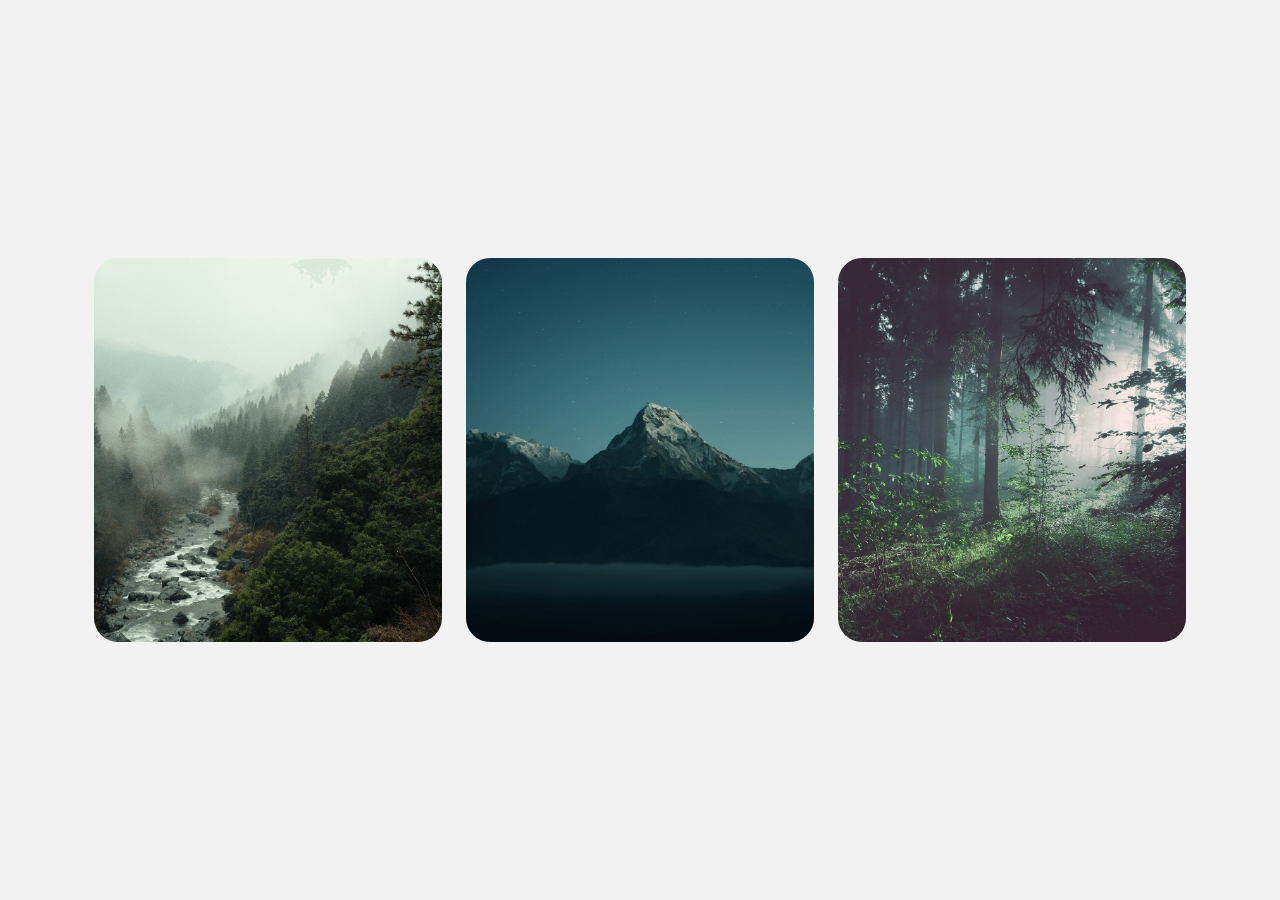
<file: Level2 Task1/landscaperesponsivecard/index.html>
<!DOCTYPE html>
   <html lang="en">
   <head>
      <meta charset="UTF-8">
      <meta name="viewport" content="width=device-width, initial-scale=1.0">

      <!--=============== CSS ===============-->
      <link rel="stylesheet" href="assets/css/styles.css">

      <title>Landscape responsive card - Bedimcode</title>
   </head>
   <body>
      <div class="container">
         <div class="card__container">
            <article class="card__article">
               <img src="assets/img/landscape-1.png" alt="image" class="card__img">

               <div class="card__data">
                  <span class="card__description">Vancouver Mountains, Canada</span>
                  <h2 class="card__title">The Great Path</h2>
                  <a href="#" class="card__button">Read More</a>
               </div>
            </article>

            <article class="card__article">
               <img src="assets/img/landscape-2.png" alt="image" class="card__img">

               <div class="card__data">
                  <span class="card__description">Poon Hill, Nepal</span>
                  <h2 class="card__title">Starry Night</h2>
                  <a href="#" class="card__button">Read More</a>
               </div>
            </article>

            <article class="card__article">
               <img src="assets/img/landscape-3.png" alt="image" class="card__img">

               <div class="card__data">
                  <span class="card__description">Bojcin Forest, Serbia</span>
                  <h2 class="card__title">Path Of Peace</h2>
                  <a href="#" class="card__button">Read More</a>
               </div>
            </article>
         </div>
      </div>
   </body>
</html>
</file>
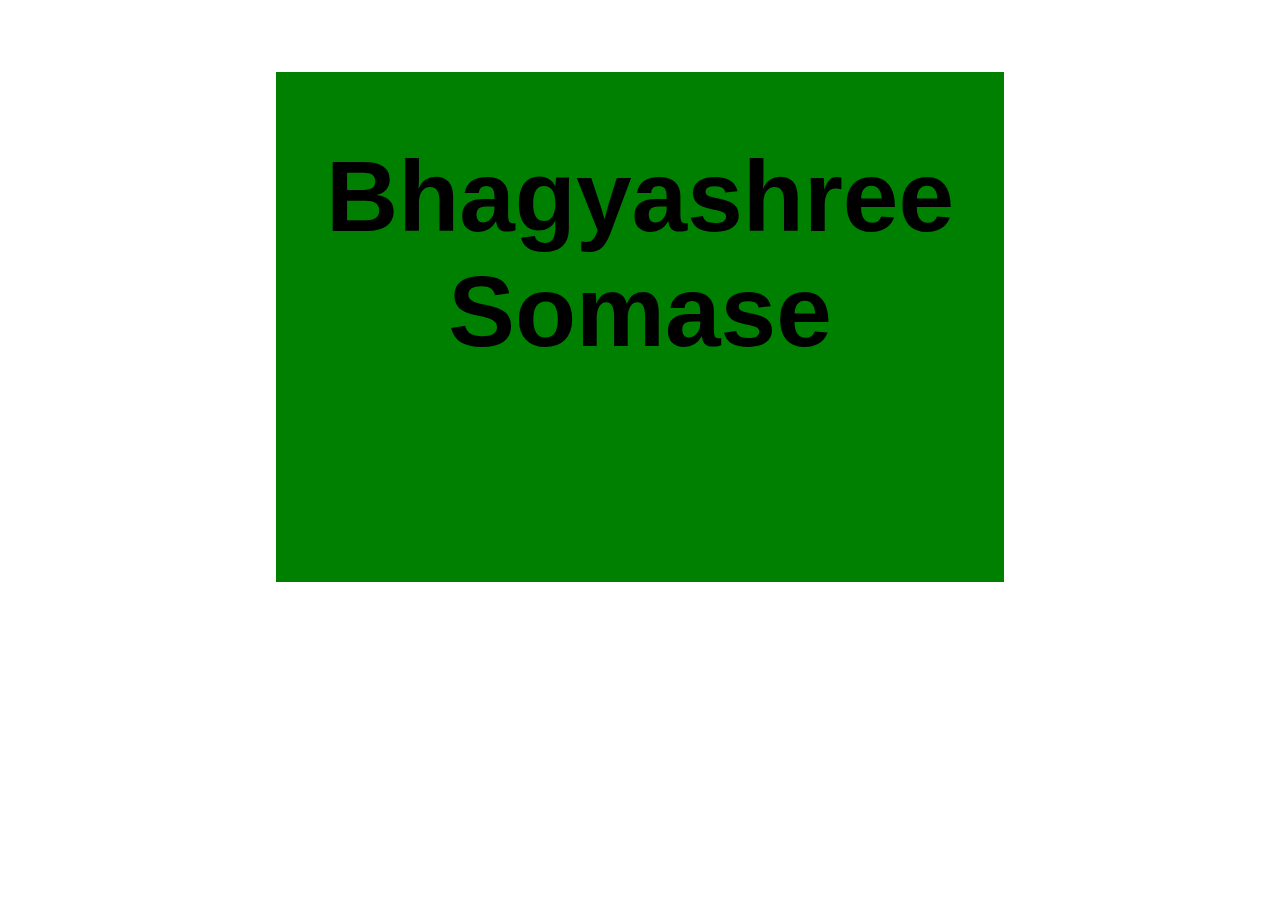
<file: Level3 Task1/image manupulation/index.html>
<html>
<head>
	<title>HTML and CSS Slideshow</title>
    <link rel="stylesheet" href="./style.css">
</head>

<body>
	
	<!-- Define the slideshow container -->
	<div id="slideshow">
		<div class="slide-wrapper">
			
		<!-- Define each of the slides
		and write the content -->
		
			<div class="slide">
				<h1 class="slide-number">
					Bhagyashree Somase
				</h1> 
			</div>
			<div class="slide">
				<h1 class="slide-number">
					A computer science portal
				</h1> 
			</div>
			<div class="slide">
				<h1 class="slide-number">
					This is an example of
				</h1> 
			</div>
			<div class="slide">
				<h1 class="slide-number">
					Slideshow with HTML and CSS only
				</h1> 
			</div>
		</div>
	</div>
</body>
</html>
</file>
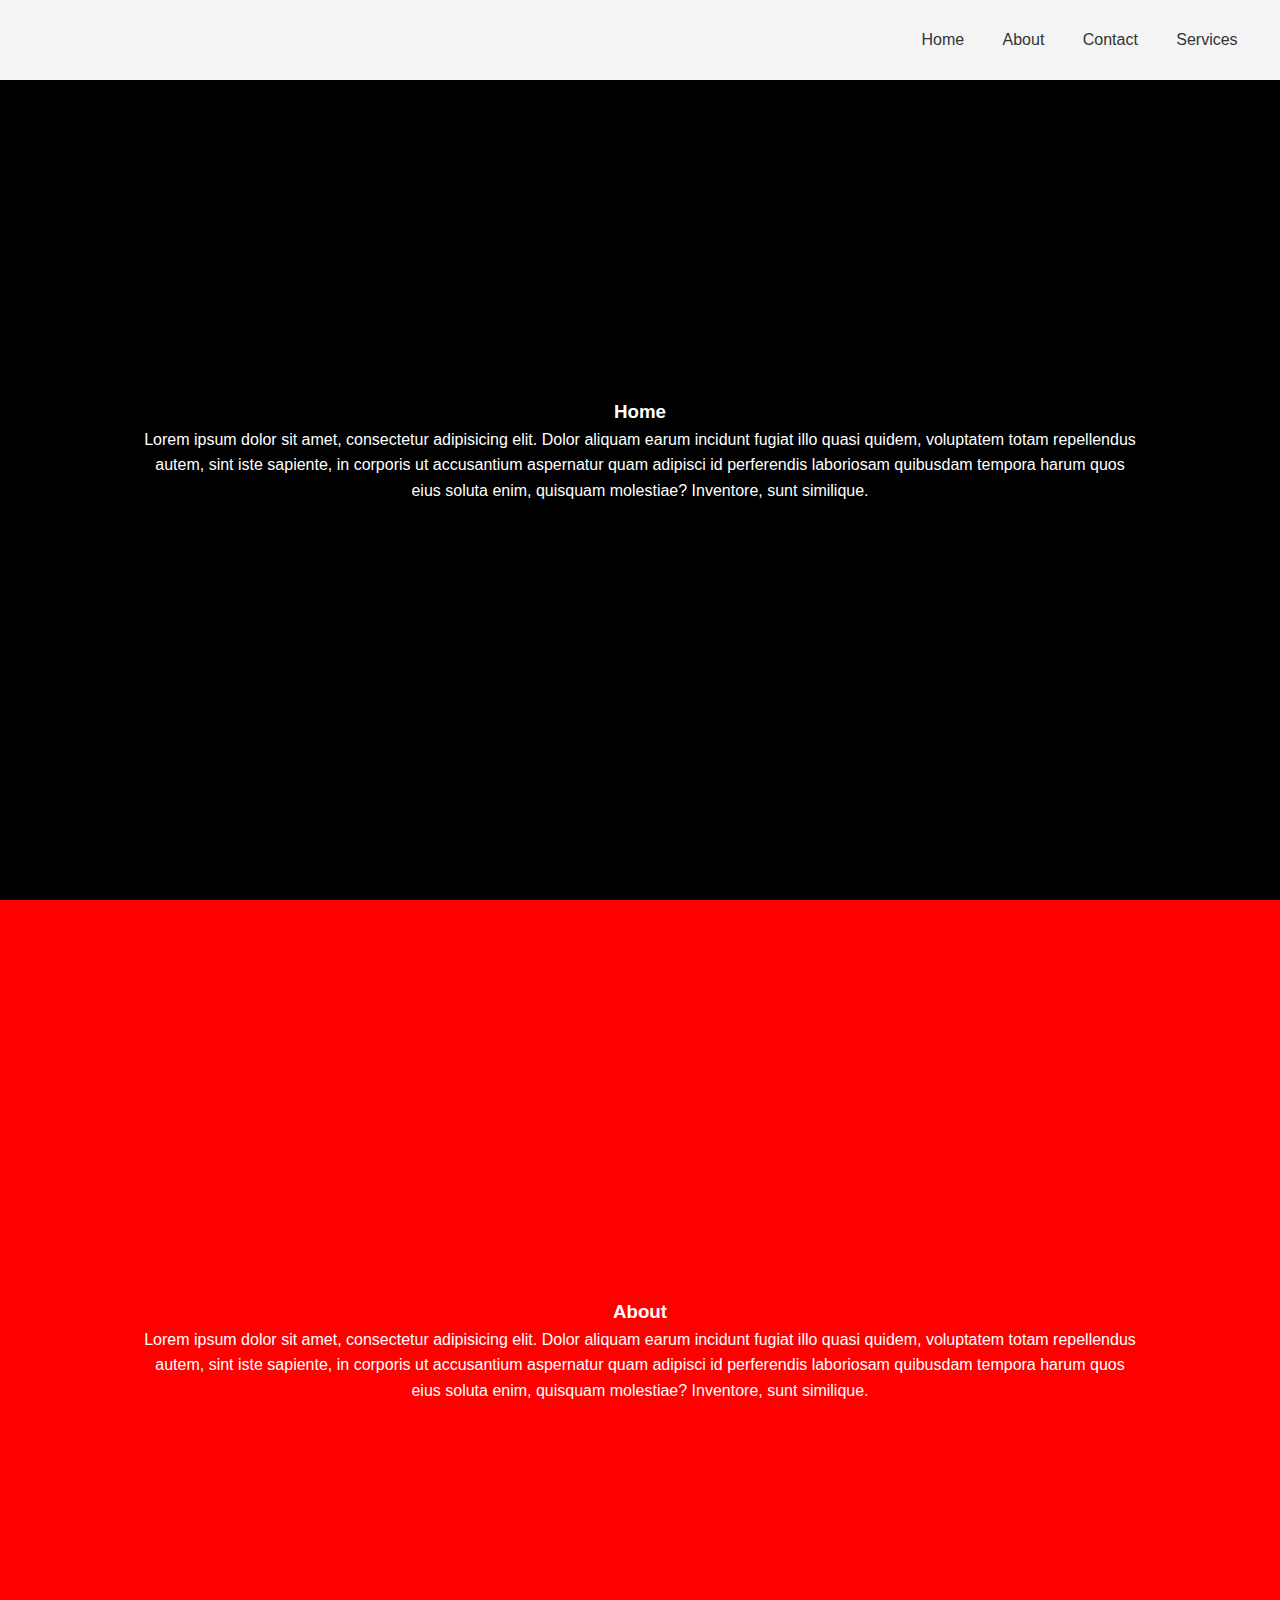
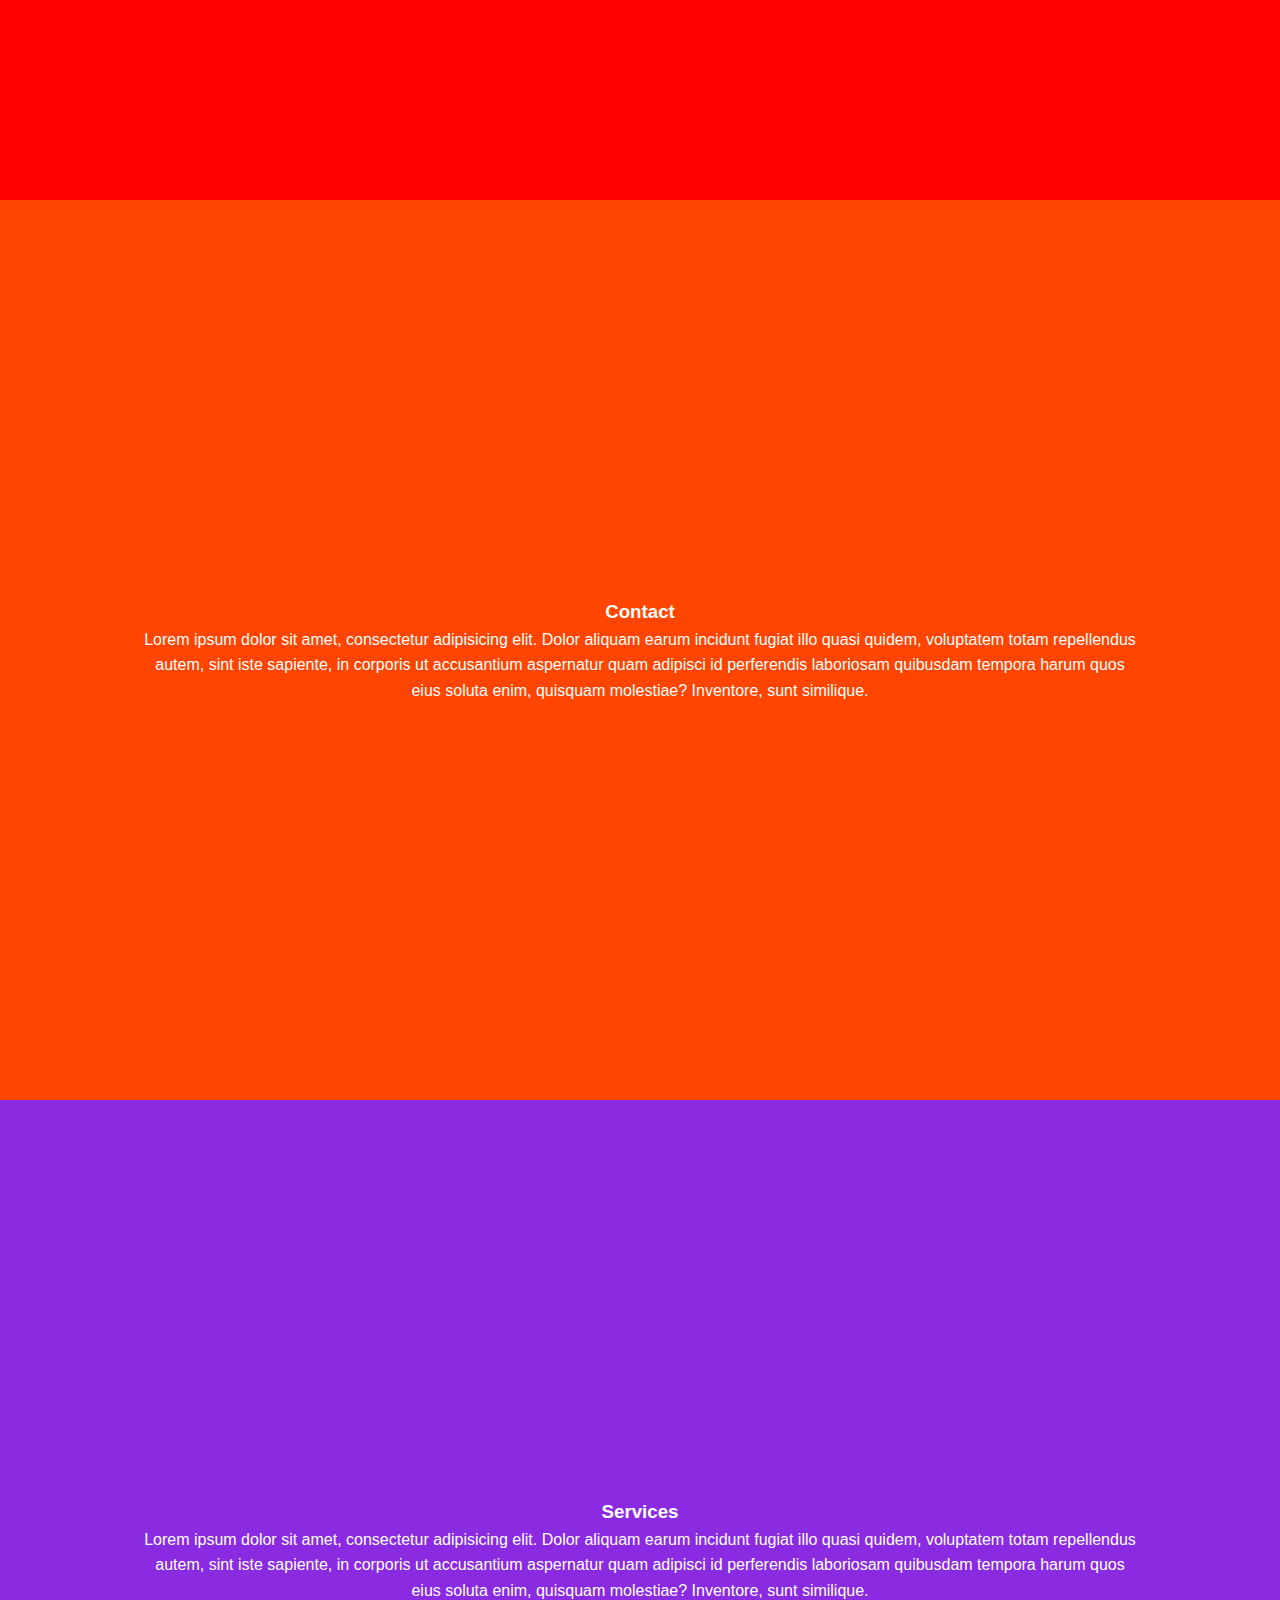
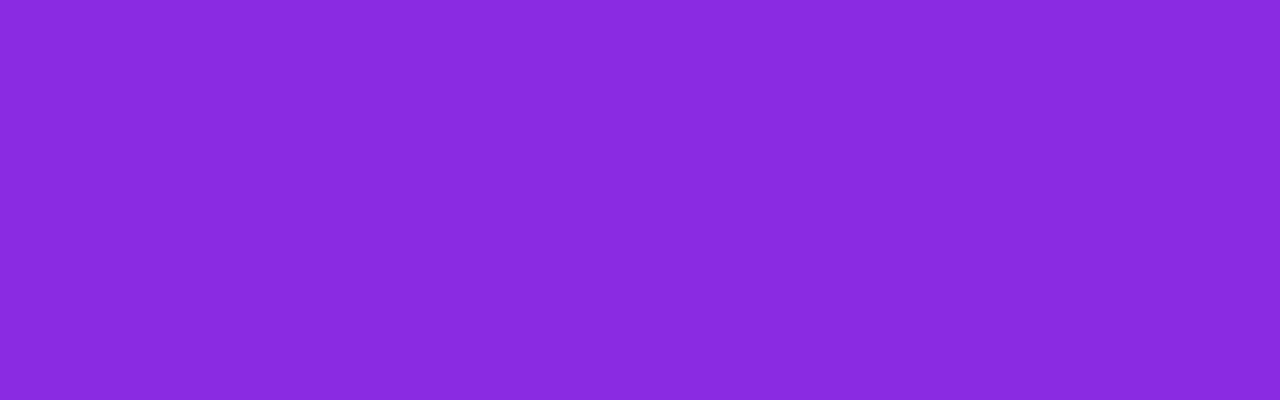
<file: Level2 Task2/responsive design/HamburgerMenu/index.html>
<!DOCTYPE html>
<html lang="en">

<head>
   <meta charset="UTF-8">
   <meta http-equiv="X-UA-Compatible" content="IE=edge">
   <meta name="viewport" content="width=device-width, initial-scale=1.0">
   <title>Hamburger Menu | 🍔</title>

   <!-- Internal Links -->
   <link rel="stylesheet" href="./css/style.css">
   <script src="./script.js" async></script>

   <!-- External Links -->
   <link rel="stylesheet" href="https://cdnjs.cloudflare.com/ajax/libs/font-awesome/5.15.3/css/all.min.css"
      integrity="sha512-iBBXm8fW90+nuLcSKlbmrPcLa0OT92xO1BIsZ+ywDWZCvqsWgccV3gFoRBv0z+8dLJgyAHIhR35VZc2oM/gI1w=="
      crossorigin="anonymous" />
</head>

<body id="home">
   <header class="hero">
      <nav class="navbar">
         <h1 class="logo">
            <a href="#"><span class="fas fa-hamburger"></span></a>
         </h1>
         <div>
            <!-- --------------------------------------
            -------- Hamburger Links ------------
            --------------------------------------- -->
            <ul class="nav-menu">
               <li class="nav-item"><a href="#home" class="nav-link">Home</a></li>
               <li class="nav-item"><a href="#about" class="nav-link">About</a></li>
               <li class="nav-item"><a href="#contact" class="nav-link">Contact</a></li>
               <li class="nav-item"><a href="#services" class="nav-link">Services</a></li>
            </ul>

            <!-- --------------------------------------
            ---------- Hamburger button ---------------
            --------------------------------------- -->
            <div class="hamburger">
               <span class="bar"></span>
               <span class="bar"></span>
               <span class="bar"></span>
            </div>
         </div>
      </nav>
   </header>

   <!-- ? Optional Markup 
   -------------------------------------------------------------------------------
   * This is just to demonstrate how each links moves to each section when clicked
   -------------------------------------------------------------------------------
   -->
   <section id="home">
      <h3>Home <i class="fas fa-home"></i></h3>
      <p>Lorem ipsum dolor sit amet, consectetur adipisicing elit. Dolor aliquam earum incidunt fugiat illo quasi
         quidem, voluptatem totam repellendus autem, sint iste sapiente, in corporis ut accusantium aspernatur
         quam adipisci id perferendis laboriosam quibusdam tempora harum quos eius soluta enim, quisquam molestiae?
         Inventore, sunt similique.</p>
   </section>
   <section id="about">
      <h3>About <i class="fas fa-user"></i></h3>
      <p>Lorem ipsum dolor sit amet, consectetur adipisicing elit. Dolor aliquam earum incidunt fugiat illo quasi
         quidem, voluptatem totam repellendus autem, sint iste sapiente, in corporis ut accusantium aspernatur
         quam adipisci id perferendis laboriosam quibusdam tempora harum quos eius soluta enim, quisquam molestiae?
         Inventore, sunt similique.</p>
   </section>
   <section id="contact">
      <h3>Contact <i class="fas fa-phone"></i></h3>
      <p>Lorem ipsum dolor sit amet, consectetur adipisicing elit. Dolor aliquam earum incidunt fugiat illo quasi
         quidem, voluptatem totam repellendus autem, sint iste sapiente, in corporis ut accusantium aspernatur
         quam adipisci id perferendis laboriosam quibusdam tempora harum quos eius soluta enim, quisquam molestiae?
         Inventore, sunt similique.</p>
   </section>
   <section id="services">
      <h3>Services <i class="fas fa-cog"></i></h3>
      <p>Lorem ipsum dolor sit amet, consectetur adipisicing elit. Dolor aliquam earum incidunt fugiat illo quasi
         quidem, voluptatem totam repellendus autem, sint iste sapiente, in corporis ut accusantium aspernatur
         quam adipisci id perferendis laboriosam quibusdam tempora harum quos eius soluta enim, quisquam molestiae?
         Inventore, sunt similique.</p>
   </section>
</body>

</html>
</file>
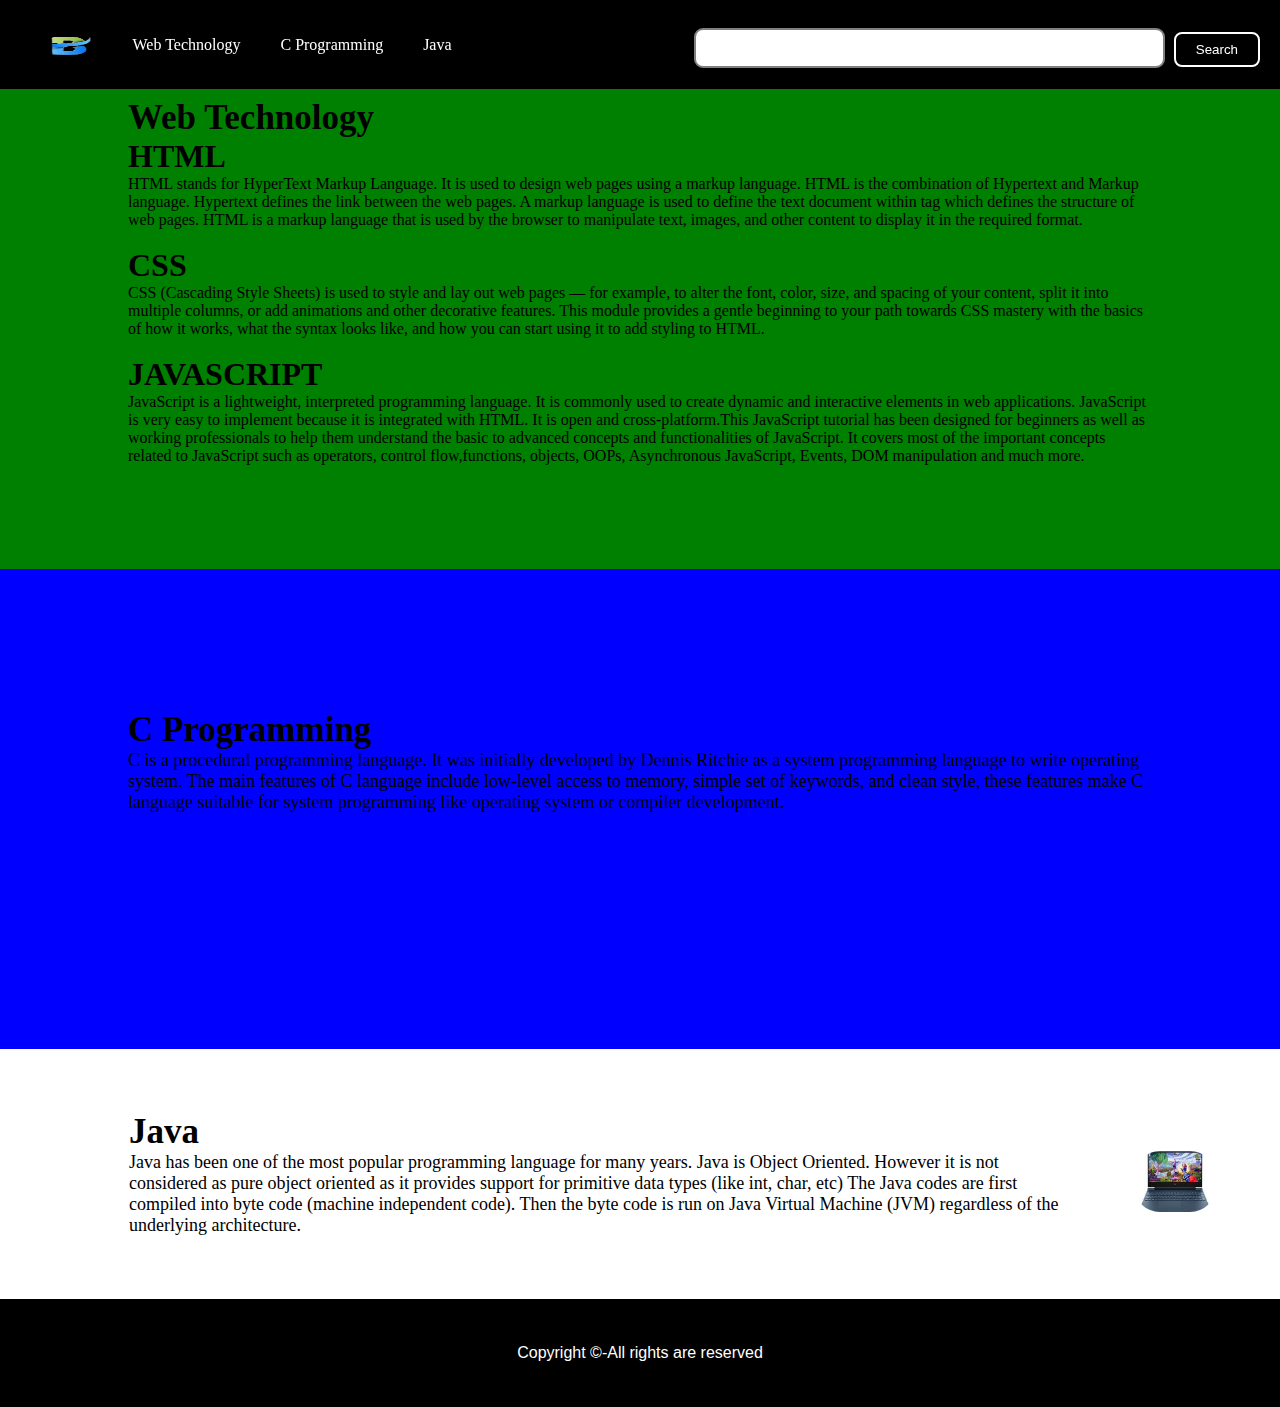
<file: Level1 Task1/webpage.html>
<!DOCTYPE html>
<html>
<head>
	<title>Simple web page Template</title>
	<link rel="stylesheet" href="style.css">
</head>

<body>
	<nav class="navbar background">
		<div class="logo">
			<img src=
"./logo-removebg-preview.png"
				style="height: 40px;"
				alt="Logo">
		</div>
		<ul class="nav-list">
			<li><a href="#web">Web Technology</a></li>
			<li><a href="#program">C Programming</a></li>
			<li><a href="#java">Java</a></li>
		</ul>
		<div class="rightnav">
			<input type="text"
				name="search"
				id="search">
			<button class="btn btn-sm">Search</button>
		</div>
	</nav>

	<section class="firstsection">
		<div class="box-main">
			<div class="firstHalf">
				<h1 class="text-big"
					id="web">Web Technology
				</h1>
				<p class="text-small">
					<h1>HTML</h1>
					HTML stands for HyperText Markup Language.
					It is used to design web pages using a markup
					language. HTML is the combination of Hypertext
					and Markup language. Hypertext defines the
					link between the web pages. A markup language
					is used to define the text document within tag
					which defines the structure of web pages.
					HTML is a markup language that is used by the
					browser to manipulate text, images, and other
					content to display it in the required format.
				</p><br>
				<p class="text-small">
					<h1>CSS</h1>
					CSS (Cascading Style Sheets) is used to style 
					and lay out web pages — for example, 
					to alter the font, color, size, and spacing of
					your content, split it into multiple
					 columns, or add animations and other decorative 
					 features. This module provides a
					  gentle beginning to your path towards CSS mastery 
					  with the basics of how it works, what the syntax 
					  looks like, and how you can start using it to
					   add styling to HTML.
				</p><br>
				<p class="text-small">
					<h1>JAVASCRIPT</h1>
					JavaScript is a lightweight, interpreted programming
					language. It is commonly used to create dynamic and
					interactive elements in web applications. JavaScript 
					is very easy to implement because it is integrated with
					HTML. It is open and cross-platform.This JavaScript 
					tutorial has been designed for beginners as well as
					 working professionals to help them understand the basic
					  to advanced concepts and functionalities of JavaScript. 
					  It covers most of the important concepts related to 
					  JavaScript such as operators, control flow,functions, 
					  objects, OOPs, Asynchronous JavaScript, Events, DOM 
					  manipulation and much more.
				</p>
			</div>
		</div>
	</section>

	<section class="secondsection">
		<div class="box-main">
			<div class="firstHalf">
				<h1 class="text-big"
					id="program">
					C Programming
				</h1>
				<p class="text-small">
					C is a procedural programming language. It
					was initially developed by Dennis Ritchie
					as a system programming language to write
					operating system. The main features of C
					language include low-level access to memory,
					simple set of keywords, and clean style,
					these features make C language suitable for
					system programming like operating system or
					compiler development.
				</p>
			</div>
		</div>
	</section>

	<section class="section">
		<div class="paras">
			<h1 class="sectionTag text-big">Java</h1>
			<p class="sectionSubTag text-small">
				Java has been one of the most popular
				programming language for many years.
				Java is Object Oriented. However it is
				not considered as pure object oriented
				as it provides support for primitive
				data types (like int, char, etc) The
				Java codes are first compiled into byte
				code (machine independent code). Then
				the byte code is run on Java Virtual
				Machine (JVM) regardless of the
				underlying architecture.
			</p>
		</div>

		<div class="thumbnail">
			<img src="./laptop.jpg"
				alt="laptop image">
		</div>
	</section>

	<footer class="background">
		<p class="text-footer">
			Copyright ©-All rights are reserved
		</p>
	</footer>
</body>

</html>
</file>
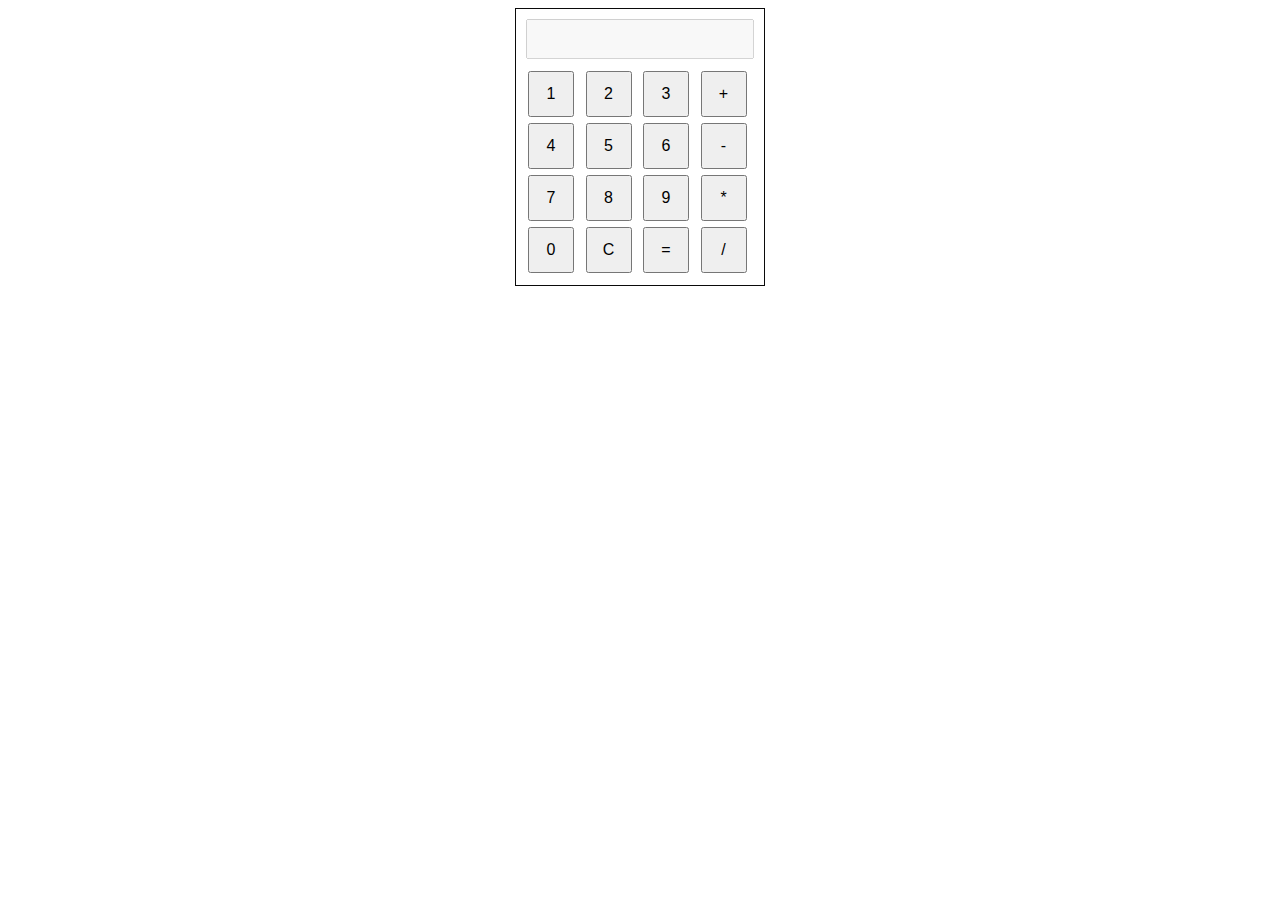
<file: Level1 Task2/javascriptcalculator.html>
<!DOCTYPE html>
<html>
<head>
    <title>Basic Calculator</title>
    <link rel="stylesheet" type="text/css" href="style.css">
</head>
<body>
    <div id="calculator">
        <input type="text" id="display" disabled>
        <div class="button-grid">
            <button class="digit">1</button>
            <button class="digit">2</button>
            <button class="digit">3</button>
            <button class="operator">+</button>
            <button class="digit">4</button>
            <button class="digit">5</button>
            <button class="digit">6</button>
            <button class="operator">-</button>
            <button class="digit">7</button>
            <button class="digit">8</button>
            <button class="digit">9</button>
            <button class="operator">*</button>
            <button class="digit">0</button>
            <button id="clear">C</button>
            <button id="equals">=</button>
            <button class="operator">/</button>
        </div>
    </div>
    <script src="script.js"></script>
</body>
</html>
</file>
<file: Level2 Task1/landscaperesponsivecard/assets/css/styles.css>
/*=============== GOOGLE FONTS ===============*/
@import url("https://fonts.googleapis.com/css2?family=Poppins:wght@400;500&display=swap");

/*=============== VARIABLES CSS ===============*/
:root {
  /*========== Colors ==========*/
  /*Color mode HSL(hue, saturation, lightness)*/
  --first-color: hsl(82, 60%, 28%);
  --title-color: hsl(0, 0%, 15%);
  --text-color: hsl(0, 0%, 35%);
  --body-color: hsl(0, 0%, 95%);
  --container-color: hsl(0, 0%, 100%);

  /*========== Font and typography ==========*/
  /*.5rem = 8px | 1rem = 16px ...*/
  --body-font: "Poppins", sans-serif;
  --h2-font-size: 1.25rem;
  --small-font-size: .813rem;
}

/*========== Responsive typography ==========*/
@media screen and (min-width: 1120px) {
  :root {
    --h2-font-size: 1.5rem;
    --small-font-size: .875rem;
  }
}

/*=============== BASE ===============*/
* {
  box-sizing: border-box;
  padding: 0;
  margin: 0;
}

body {
  font-family: var(--body-font);
  background-color: var(--body-color);
  color: var(--text-color);
}

img {
  display: block;
  max-width: 100%;
  height: auto;
}

/*=============== CARD ===============*/
.container {
  display: grid;
  place-items: center;
  margin-inline: 1.5rem;
  padding-block: 5rem;
}

.card__container {
  display: grid;
  row-gap: 3.5rem;
}

.card__article {
  position: relative;
  overflow: hidden;
}

.card__img {
  width: 328px;
  border-radius: 1.5rem;
}

.card__data {
  width: 280px;
  background-color: var(--container-color);
  padding: 1.5rem 2rem;
  box-shadow: 0 8px 24px hsla(0, 0%, 0%, .15);
  border-radius: 1rem;
  position: absolute;
  bottom: -9rem;
  left: 0;
  right: 0;
  margin-inline: auto;
  opacity: 0;
  transition: opacity 1s 1s;
}

.card__description {
  display: block;
  font-size: var(--small-font-size);
  margin-bottom: .25rem;
}

.card__title {
  font-size: var(--h2-font-size);
  font-weight: 500;
  color: var(--title-color);
  margin-bottom: .75rem;
}

.card__button {
  text-decoration: none;
  font-size: var(--small-font-size);
  font-weight: 500;
  color: var(--first-color);
}

.card__button:hover {
  text-decoration: underline;
}

/* Naming animations in hover */
.card__article:hover .card__data {
  animation: show-data 1s forwards;
  opacity: 1;
  transition: opacity .3s;
}

.card__article:hover {
  animation: remove-overflow 2s forwards;
}

.card__article:not(:hover) {
  animation: show-overflow 2s forwards;
}

.card__article:not(:hover) .card__data {
  animation: remove-data 1s forwards;
}

/* Card animation */
@keyframes show-data {
  50% {
    transform: translateY(-10rem);
  }
  100% {
    transform: translateY(-7rem);
  }
}

@keyframes remove-overflow {
  to {
    overflow: initial;
  }
}

@keyframes remove-data {
  0% {
    transform: translateY(-7rem);
  }
  50% {
    transform: translateY(-10rem);
  }
  100% {
    transform: translateY(.5rem);
  }
}

@keyframes show-overflow {
  0% {
    overflow: initial;
    pointer-events: none;
  }
  50% {
    overflow: hidden;
  }
}

/*=============== BREAKPOINTS ===============*/
/* For small devices */
@media screen and (max-width: 340px) {
  .container {
    margin-inline: 1rem;
  }

  .card__data {
    width: 250px;
    padding: 1rem;
  }
}

/* For medium devices */
@media screen and (min-width: 768px) {
  .card__container {
    grid-template-columns: repeat(2, 1fr);
    column-gap: 1.5rem;
  }
}

/* For large devices */
@media screen and (min-width: 1120px) {
  .container {
    height: 100vh;
  }

  .card__container {
    grid-template-columns: repeat(3, 1fr);
  }
  .card__img {
    width: 348px;
  }
  .card__data {
    width: 316px;
    padding-inline: 2.5rem;
  }
}
</file>
<file: Level3 Task1/image manupulation/style.css>
body {
    font-family: Helvetica, sans-serif;
    padding: 5%;
    text-align: center;
    font-size: 50;
    }
    
    /* Styling the area of the slides */
    #slideshow {
    overflow: hidden;
    height: 510px;
    width: 728px;
    margin: 0 auto;
    }
    
    /* Style each of the sides 
    with a fixed width and height */
    .slide {
    float: left;
    height: 510px;
    width: 728px;
    }
    
    /* Add animation to the slides */
    .slide-wrapper {
    
    /* Calculate the total width on the
    basis of number of slides */
    width: calc(728px * 4);
    
    /* Specify the animation with the
    duration and speed */
    animation: slide 10s ease infinite;
    }
    
    /* Set the background color
    of each of the slides */
    .slide:nth-child(1) {
    background: green;
    }
    
    .slide:nth-child(2) {
    background: pink;
    }
    
    .slide:nth-child(3) {
    background: red;
    }
    
    .slide:nth-child(4) {
    background: yellow;
    }
    
    /* Define the animation 
    for the slideshow */
    @keyframes slide {
    
    /* Calculate the margin-left for 
    each of the slides */
    20% {
        margin-left: 0px;
    }
    
    40% {
        margin-left: calc(-728px * 1);
    }
    
    60% {
        margin-left: calc(-728px * 2);
    }
    
    80% {
        margin-left: calc(-728px * 3);
    }
    }
</file>
<file: Level1 Task1/style.css>
* {
	margin: 0;
	padding: 0;
}

.navbar {
	display: flex;
	align-items: center;
	justify-content: center;
	position: sticky;
	top: 0;
	padding: 15px;
	cursor: pointer;
}

.background {
	background: black;
	background-blend-mode: darken;
	background-size: cover;
}

.nav-list {
	width: 70%;
	display: flex;
	align-items: center;
	gap: 20px;
	list-style: none;
}

.logo {
	display: flex;
	justify-content: center;
	align-items: center;
}

.logo img {
	width: 200px;
	border-radius: 60px;
}

.nav-list li {
	list-style: none;
	padding: 26px 30px;
	padding: 10px;
}

.nav-list li a {
	text-decoration: none;
	color: white;
}

.nav-list li a:hover {
	color: grey;
}

.rightnav {
	width: 30%;
	text-align: right;
}

#search {
	padding: 5px;
	font-size: 17px;
	border: 2px solid grey;
	border-radius: 9px;
}

.firstsection {
	background-color: green;
	height: 480px;
}

.secondsection {
	background-color: blue;
	height: 480px;
}

.box-main {
	display: flex;
	justify-content: center;
	align-items: center;
	color: black;
	max-width: 80%;
	margin: auto;
	height: 80%;
}

.firsthalf {
	width: 100%;
	display: flex;
	flex-direction: column;
	justify-content: center;
}

.secondhalf {
	width: 30%;
}

.secondhalf img {
	width: 70%;
	border: 4px solid white;
	border-radius: 150px;
	display: block;
	margin: auto;
}

.text-big {
	font-family: 'Piazzolla', serif;
	font-weight: bold;
	font-size: 35px;
}

.text-small {
	font-size: 18px;
}

.btn {
	padding: 8px 20px;
	margin: 7px 0;
	border: 2px solid white;
	border-radius: 8px;
	background: none;
	color: white;
	cursor: pointer;
}

.btn-sm {
	padding: 6px 10px;
	vertical-align: middle;
}

.section {
	height: 250px;
	display: flex;
	align-items: center;
	justify-content: center;
	max-width: 90%;
	margin: auto;
}

.section-Left {
	flex-direction: row-reverse;
}

.paras {
	padding: 0px 65px;
}

.thumbnail img {
	width: 250px;
	/* border: 2px solid black; */
	border-radius: 26px;
	margin-top: 19px;
}

.center {
	text-align: center;
}

.text-footer {
	text-align: center;
	padding: 30px 0;
	font-family: 'Ubuntu', sans-serif;
	display: flex;
	justify-content: center;
	color: white;
}

footer {
	text-align: center;
	padding: 15px;
}


.rightnav {
	width: 100%;
	text-align: right;
	margin-top: 10px;
}

#search {
	box-sizing: border-box;
	width: 70%;
	padding: 8px;
	font-size: 17px;
	border: 2px solid grey;
	border-radius: 9px;
}

.btn-sm {
	padding: 8px 20px;
	margin: 7px 5px;
}

img {
	max-width: 100%;
	height: auto;
}
</file>
<file: Level1 Task2/style.css>
#calculator {
    width: 250px; /* Adjust the width as needed */
    margin: auto;
    border: 1px solid #0a0a0a; /* Optional: adds a border around the calculator */
    padding: 10px;
    box-sizing: border-box;
}
#display {
    width: 100%;
    height: 40px;
    margin-bottom: 10px;
    text-align: right; /* Aligns text to the right */
    padding: 5px;
    box-sizing: border-box;
}
button {
    width: 46px; /* Adjust button width */
    height: 46px; /* Adjust button height */
    margin: 2px;
    font-size: 16px; /* Adjust font size as needed */
}
/* Grid layout for buttons */
#calculator div {
    display: grid;
    grid-template-columns: repeat(4, 1fr); /* 4 columns */
    grid-gap: 2px;
}
</file>
<file: Level2 Task2/responsive design/HamburgerMenu/css/style.css>
/* Variables */
:root {
  --primary-color: #4c6ca0;
  --secondary-color: #3b5998;
}

/* Reset */
* {
  margin: 0;
  padding: 0;
  box-sizing: border-box;
}

/* Main Styling */
body {
  font-family: 'Segoe UI', Tahoma, Geneva, Verdana, sans-serif;
  line-height: 1.6;
  color: #fff;
}

p {
  margin: 10px 0;
}

i {
  display: inline;
}

ul {
  list-style: none;
}

a {
  text-decoration: none;
  color: #333;
}

section {
  display: flex;
  flex-direction: column;
  align-items: center;
  justify-content: center;
  text-align: center;
  height: 100vh;
  padding: 2rem;
}

section > * {
   margin: 0 auto;
   max-width: 1000px;
}

/* Section colors */
#home {
  background: black;
}
#about {
  background: red;
}
#contact {
  background: orangered;
}
#services {
  background: blueviolet;
}

/* Navbar Styling */
.navbar {
  display: flex;
  flex-direction: row;
  align-items: center;
  justify-content: space-between;
  width: 100%;
  height: 80px;
  background-color: #f4f4f4;
  position: fixed;
  top: 0;
  padding: 1.25rem;
}

.navbar .logo {
  padding: 1.5rem;
  font-size: 2rem;
}

.navbar .logo a {
  transition: color 0.4s ease-in-out;
}

.navbar .logo a:hover {
  color: var(--secondary-color);
}

.navbar .nav-menu {
  display: flex;
}

.nav-menu .nav-item a {
  display: inline-block;
  padding: 1rem 1.4rem 1rem 1rem;
  width: 100%;
  transition: background 0.3s ease;
}

.nav-menu .nav-item a:hover {
  background-color: var(--primary-color);
  color: #fff;
}

.hamburger {
  display: none;
}

.bar {
  display: block;
  width: 25px;
  height: 3px;
  margin: 5px auto;
  transition: all 0.3s ease-in-out;
  background-color: #101010;
}

/* Responsive */
@media only screen and (max-width: 768px) {
  .nav-menu {
    position: fixed;
    /* 
      You can change the position of the navbar 
      ----------------------------------------------------------------------------------
      To succesfully do this, you must change the .nav-menu.active to the chosen position
      * right: -100%;
      * .right-menu.active { right: 0;}
      -----------------------------------------------------------------------------------
    */
    right: -100%;
    top: 0rem;
    flex-direction: column;
    /* This controls the width of the navbar container*/
    width: 50%;
    /* This controls the height of the navbar container */
    height: 100%;
    text-align: right;
    transition: 0.3s;
    box-shadow: 0 10px 40px rgba(0, 0, 0, 0.2);
    /* This controls the background color of the navbar container*/
    background-color: #f4f4f4;
  }

  .nav-menu.active {
    right: 0;
  }

  .nav-menu li:first-child {
     margin-top: 4.5rem;
     border-top: 1px solid #ccc;
  }

  .nav-item {
    width: 100%;
    border-bottom: 1px solid #ccc;
  }

  .hamburger {
    display: block;
    cursor: pointer;
  }

  .hamburger.active .bar:nth-child(2) {
    opacity: 0;
  }

  .hamburger.active .bar:nth-child(1) {
    transform: translateY(8px) rotate(45deg);
  }

  .hamburger.active .bar:nth-child(3) {
    transform: translateY(-8px) rotate(-45deg);
  }
}
</file>
